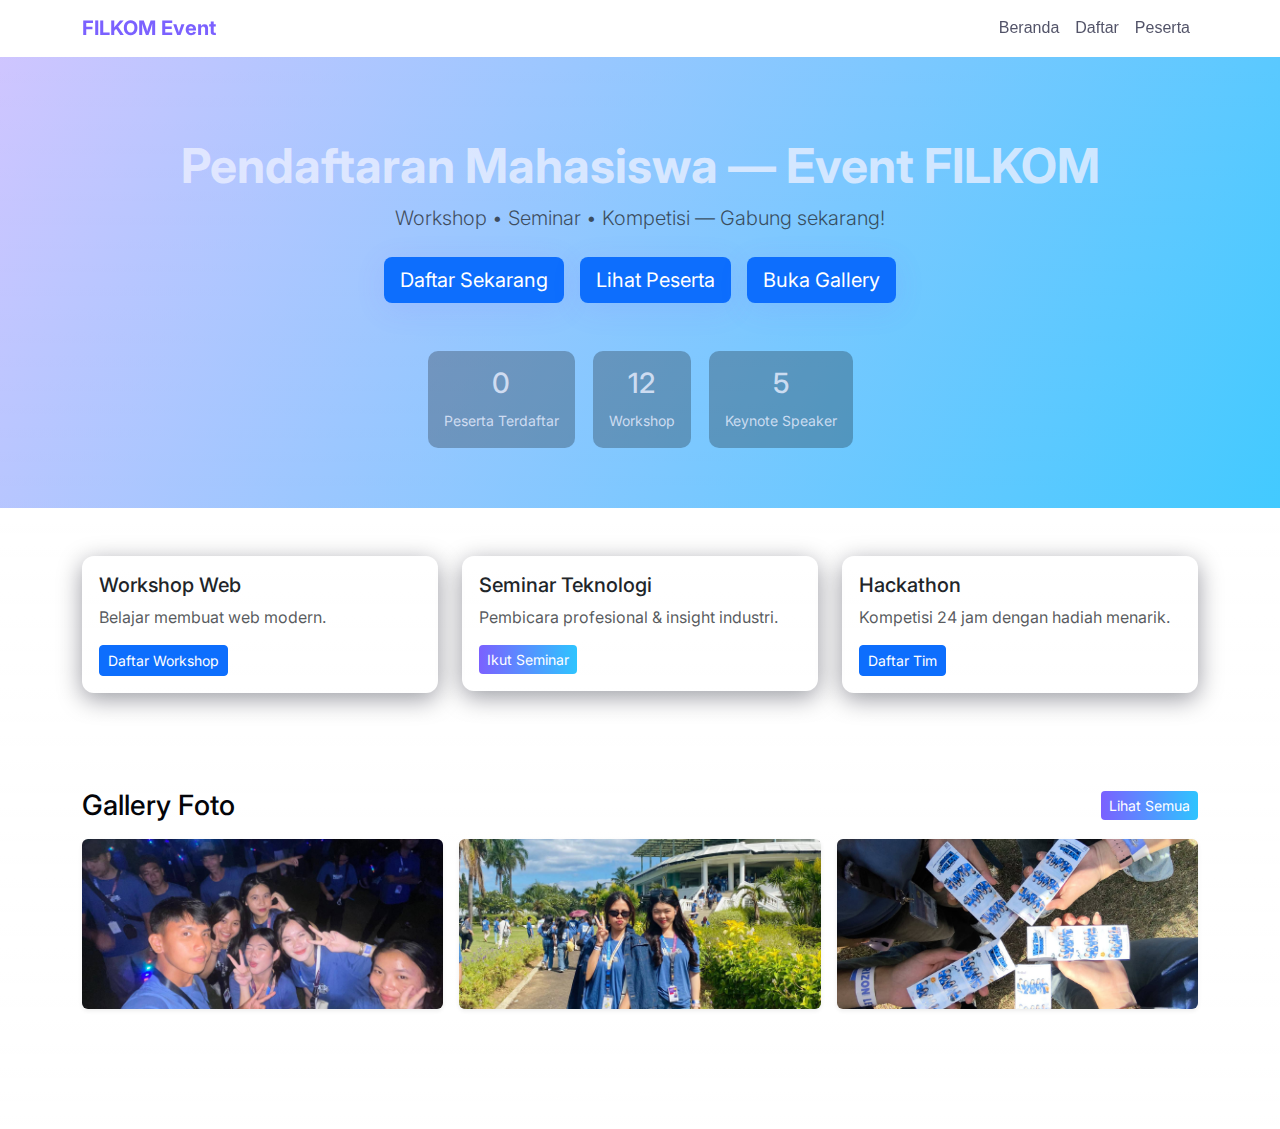
<file: index.html>
<!doctype html>
<html lang="id">
<head>
  <meta charset="utf-8" />
  <meta name="viewport" content="width=device-width,initial-scale=1" />
  <title>FILKOM Event — Modern</title>

  <link href="https://cdn.jsdelivr.net/npm/bootstrap@5.3.2/dist/css/bootstrap.min.css" rel="stylesheet">
  <link href="https://fonts.googleapis.com/css2?family=Inter:wght@300;400;600;800&display=swap" rel="stylesheet">

  <link rel="stylesheet" href="assets/css/style.css">
</head>

<body class="bg-gradient">
  <!-- Navbar -->
  <nav class="navbar navbar-expand-lg navbar-dark nav-glass">
    <div class="container">
      <a class="navbar-brand fw-bold" href="index.rara.html"><span class="text-accent">FILKOM Event</span></a>

      <button class="navbar-toggler" type="button" data-bs-toggle="collapse" data-bs-target="#navMenu">
        <span class="navbar-toggler-icon"></span>
      </button>

      <div class="collapse navbar-collapse" id="navMenu">
        <ul class="navbar-nav ms-auto">
          <li class="nav-item"><a class="nav-link" href="index.rara.html">Beranda</a></li>
          <li class="nav-item"><a class="nav-link" href="register.rara.html">Daftar</a></li>
          <li class="nav-item"><a class="nav-link" href="participan.rara.html">Peserta</a></li>
        </ul>
      </div>
    </div>
  </nav>

  <!-- Hero -->
  <header class="hero">
    <div class="hero-overlay"></div>

    <div class="container hero-content text-center">
      <h1 class="display-5 fw-bold">Pendaftaran Mahasiswa — Event FILKOM</h1>
      <p class="lead text-muted mb-4">Workshop • Seminar • Kompetisi — Gabung sekarang!</p>

      <div class="d-flex justify-content-center gap-3">
        <a class="btn btn-primary btn-glow btn-lg" href="register.rara.html">Daftar Sekarang</a>
        <a class="btn btn-primary btn-glow btn-lg" href="participan.rara.html">Lihat Peserta</a>
        <a class="btn btn-primary btn-glow btn-lg" href="galery.html">Buka Gallery</a>
      </div>

      <!-- Stats -->
      <div class="hero-stats mt-5">
        <div class="stat-card">
          <h3 id="statCount">0</h3>
          <small>Peserta Terdaftar</small>
        </div>
        <div class="stat-card">
          <h3>12</h3>
          <small>Workshop</small>
        </div>
        <div class="stat-card">
          <h3>5</h3>
          <small>Keynote Speaker</small>
        </div>
      </div>
    </div>
  </header>

  <!-- Features -->
  <section class="py-5">
    <div class="container">
      <div class="row g-4">

        <!-- Card 1 -->
        <div class="col-md-4">
          <div class="card glass hover-rise">
            <div class="card-body">
              <h5 class="card-title">Workshop Web</h5>
              <p class="card-text text-muted">Belajar membuat web modern.</p>
              <a href="register.rara.html" class="btn btn-sm btn-primary">Daftar Workshop</a>
            </div>
          </div>
        </div>

        <!-- Card 2 -->
        <div class="col-md-4">
          <div class="card glass hover-rise">
            <div class="card-body">
              <h5 class="card-title">Seminar Teknologi</h5>
              <p class="card-text text-muted">Pembicara profesional & insight industri.</p>
              <a href="register.rara.html" class="btn btn-sm btn-accent">Ikut Seminar</a>
            </div>
          </div>
        </div>

        <!-- Card 3 -->
        <div class="col-md-4">
          <div class="card glass hover-rise">
            <div class="card-body">
              <h5 class="card-title">Hackathon</h5>
              <p class="card-text text-muted">Kompetisi 24 jam dengan hadiah menarik.</p>
              <a href="register.rara.html" class="btn btn-sm btn-primary">Daftar Tim</a>
            </div>
          </div>
        </div>

      </div>
    </div>
  </section>

  <!-- Gallery -->
  <section id="gallery" class="py-5 bg-soft">
    <div class="container">
      <div class="d-flex justify-content-between align-items-center mb-3">
        <h3 class="mb-0">Gallery Foto</h3>
        <a href="galery.html" class="btn btn-sm btn-accent">Lihat Semua</a>
      </div>
      <div class="row g-3" id="galleryGrid"></div>
    </div>
  </section>

  <footer class="py-4 text-center text-white">
    <div class="container">
      <small>&copy; FILKOM Event — Modern Theme</small>
    </div>
  </footer>

  <script src="https://cdn.jsdelivr.net/npm/bootstrap@5.3.2/dist/js/bootstrap.bundle.min.js"></script>
  <script src="assets/js/main.rara.js"></script>
</body>

</html>
</file>
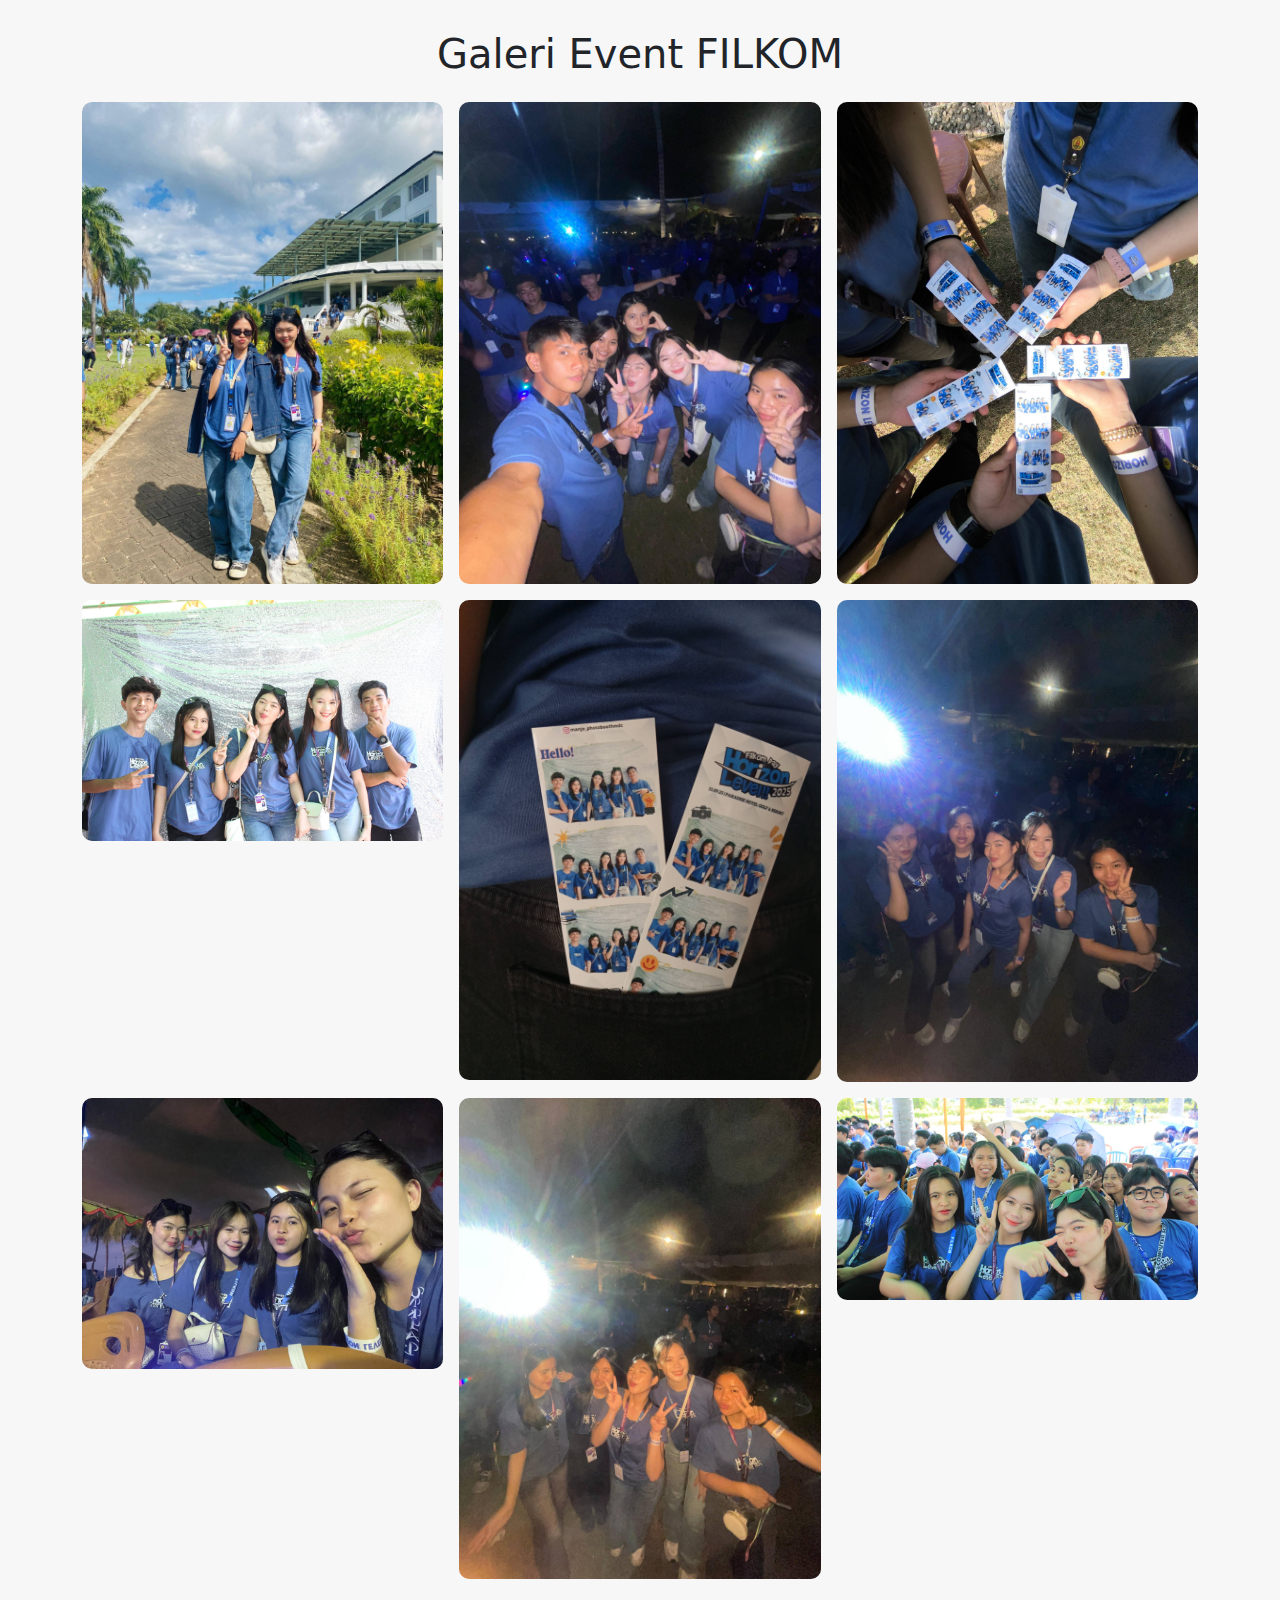
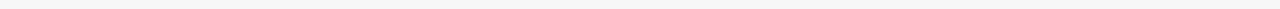
<file: galery.html>
<!doctype html>
<html lang="id">
<head>
  <meta charset="utf-8" />
  <meta name="viewport" content="width=device-width, initial-scale=1" />
  <title>Galeri — FILKOM Event</title>

  <!-- Bootstrap -->
  <link href="https://cdn.jsdelivr.net/npm/bootstrap@5.3.2/dist/css/bootstrap.min.css" rel="stylesheet">

  <style>
    body {
      padding: 30px;
      background-color: #f7f7f7;
    }
    .gallery-container img {
      width: 100%;
      height: auto;
      border-radius: 10px;
      transition: transform .3s ease;
    }
    .gallery-container img:hover {
      transform: scale(1.05);
    }
  </style>
</head>
<body>

  <h1 class="text-center mb-4">Galeri Event FILKOM</h1>

  <div class="container gallery-container">
    <div class="row g-3">
      <div class="col-md-4"><img src="foto/foto4.jpg" alt="Foto 1"></div>
      <div class="col-md-4"><img src="foto/foto2.jpg" alt="Foto 2"></div>
      <div class="col-md-4"><img src="foto/foto3.jpg" alt="Foto 3"></div>
      <div class="col-md-4"><img src="foto/foto5.jpg" alt="Foto 3"></div>
      <div class="col-md-4"><img src="foto/foto6.jpg" alt="Foto 3"></div>
      <div class="col-md-4"><img src="foto/foto7.jpg" alt="Foto 3"></div>
      
      <div class="col-md-4"><img src="foto/foto8.jpg" alt="Foto 3"></div>
      
      <div class="col-md-4"><img src="foto/foto9.jpg" alt="Foto 3"></div>
      
      <div class="col-md-4"><img src="foto/foto1.jpg" alt="Foto 3"></div>
</file>
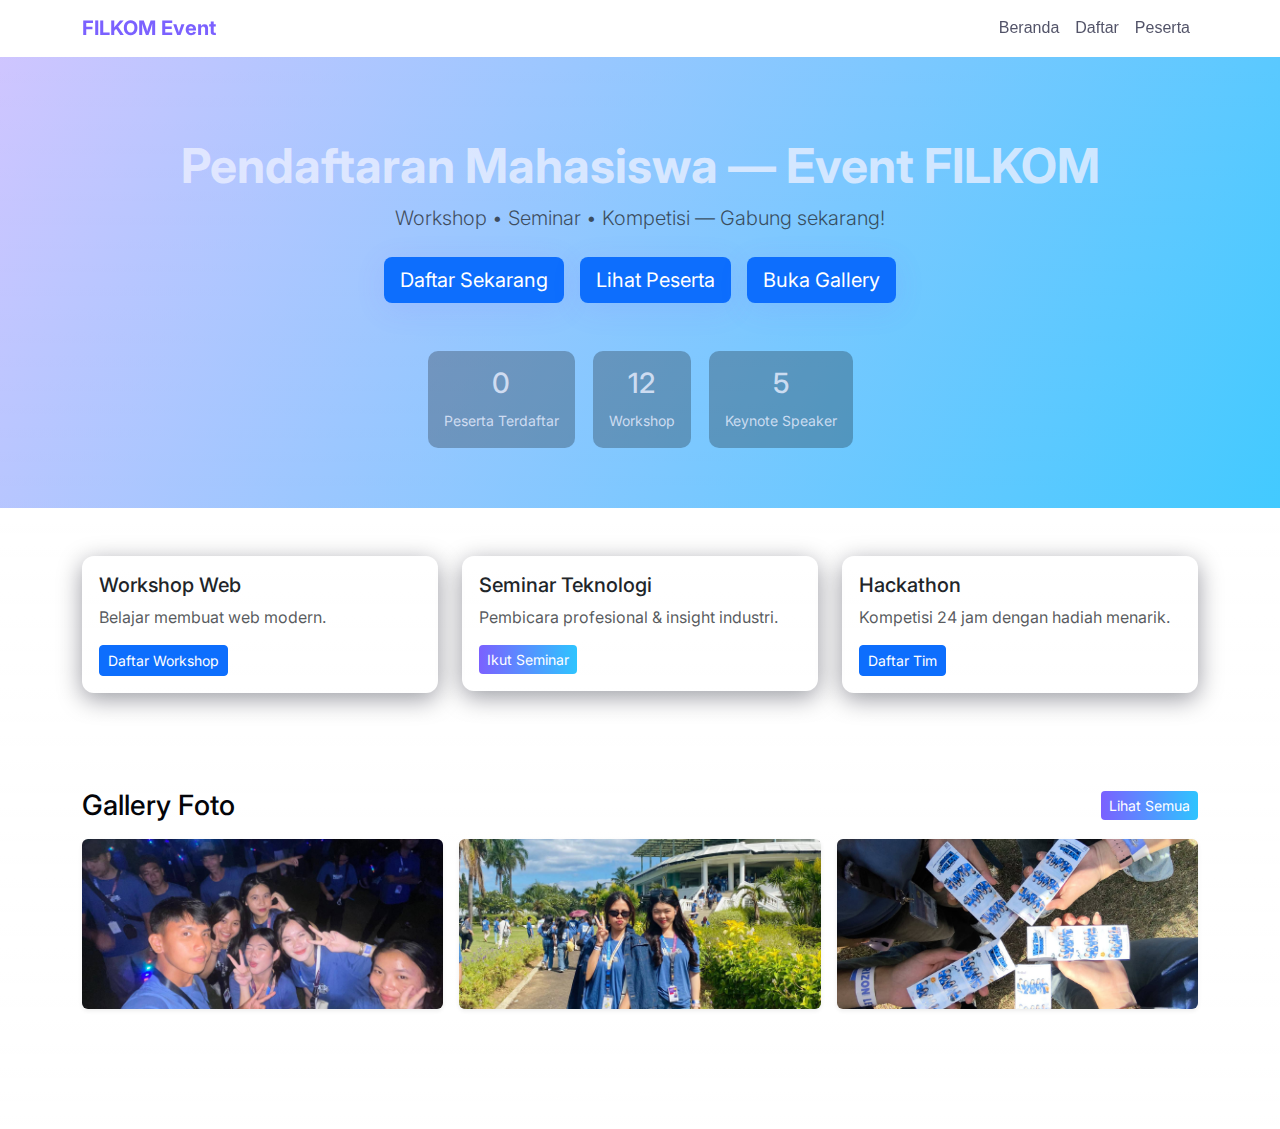
<file: index.rara.html>
<!doctype html>
<html lang="id">
<head>
  <meta charset="utf-8" />
  <meta name="viewport" content="width=device-width,initial-scale=1" />
  <title>FILKOM Event — Modern</title>

  <link href="https://cdn.jsdelivr.net/npm/bootstrap@5.3.2/dist/css/bootstrap.min.css" rel="stylesheet">
  <link href="https://fonts.googleapis.com/css2?family=Inter:wght@300;400;600;800&display=swap" rel="stylesheet">

  <link rel="stylesheet" href="assets/css/style.css">
</head>

<body class="bg-gradient">
  <!-- Navbar -->
  <nav class="navbar navbar-expand-lg navbar-dark nav-glass">
    <div class="container">
      <a class="navbar-brand fw-bold" href="index.rara.html"><span class="text-accent">FILKOM Event</span></a>

      <button class="navbar-toggler" type="button" data-bs-toggle="collapse" data-bs-target="#navMenu">
        <span class="navbar-toggler-icon"></span>
      </button>

      <div class="collapse navbar-collapse" id="navMenu">
        <ul class="navbar-nav ms-auto">
          <li class="nav-item"><a class="nav-link" href="index.rara.html">Beranda</a></li>
          <li class="nav-item"><a class="nav-link" href="register.rara.html">Daftar</a></li>
          <li class="nav-item"><a class="nav-link" href="participan.rara.html">Peserta</a></li>
        </ul>
      </div>
    </div>
  </nav>

  <!-- Hero -->
  <header class="hero">
    <div class="hero-overlay"></div>

    <div class="container hero-content text-center">
      <h1 class="display-5 fw-bold">Pendaftaran Mahasiswa — Event FILKOM</h1>
      <p class="lead text-muted mb-4">Workshop • Seminar • Kompetisi — Gabung sekarang!</p>

      <div class="d-flex justify-content-center gap-3">
        <a class="btn btn-primary btn-glow btn-lg" href="register.rara.html">Daftar Sekarang</a>
        <a class="btn btn-primary btn-glow btn-lg" href="participan.rara.html">Lihat Peserta</a>
        <a class="btn btn-primary btn-glow btn-lg" href="galery.html">Buka Gallery</a>
      </div>

      <!-- Stats -->
      <div class="hero-stats mt-5">
        <div class="stat-card">
          <h3 id="statCount">0</h3>
          <small>Peserta Terdaftar</small>
        </div>
        <div class="stat-card">
          <h3>12</h3>
          <small>Workshop</small>
        </div>
        <div class="stat-card">
          <h3>5</h3>
          <small>Keynote Speaker</small>
        </div>
      </div>
    </div>
  </header>

  <!-- Features -->
  <section class="py-5">
    <div class="container">
      <div class="row g-4">

        <!-- Card 1 -->
        <div class="col-md-4">
          <div class="card glass hover-rise">
            <div class="card-body">
              <h5 class="card-title">Workshop Web</h5>
              <p class="card-text text-muted">Belajar membuat web modern.</p>
              <a href="register.rara.html" class="btn btn-sm btn-primary">Daftar Workshop</a>
            </div>
          </div>
        </div>

        <!-- Card 2 -->
        <div class="col-md-4">
          <div class="card glass hover-rise">
            <div class="card-body">
              <h5 class="card-title">Seminar Teknologi</h5>
              <p class="card-text text-muted">Pembicara profesional & insight industri.</p>
              <a href="register.rara.html" class="btn btn-sm btn-accent">Ikut Seminar</a>
            </div>
          </div>
        </div>

        <!-- Card 3 -->
        <div class="col-md-4">
          <div class="card glass hover-rise">
            <div class="card-body">
              <h5 class="card-title">Hackathon</h5>
              <p class="card-text text-muted">Kompetisi 24 jam dengan hadiah menarik.</p>
              <a href="register.rara.html" class="btn btn-sm btn-primary">Daftar Tim</a>
            </div>
          </div>
        </div>

      </div>
    </div>
  </section>

  <!-- Gallery -->
  <section id="gallery" class="py-5 bg-soft">
    <div class="container">
      <div class="d-flex justify-content-between align-items-center mb-3">
        <h3 class="mb-0">Gallery Foto</h3>
        <a href="galery.html" class="btn btn-sm btn-accent">Lihat Semua</a>
      </div>
      <div class="row g-3" id="galleryGrid"></div>
    </div>
  </section>

  <footer class="py-4 text-center text-white">
    <div class="container">
      <small>&copy; FILKOM Event — Modern Theme</small>
    </div>
  </footer>

  <script src="https://cdn.jsdelivr.net/npm/bootstrap@5.3.2/dist/js/bootstrap.bundle.min.js"></script>
  <script src="assets/js/main.rara.js"></script>
</body>

</html>
</file>
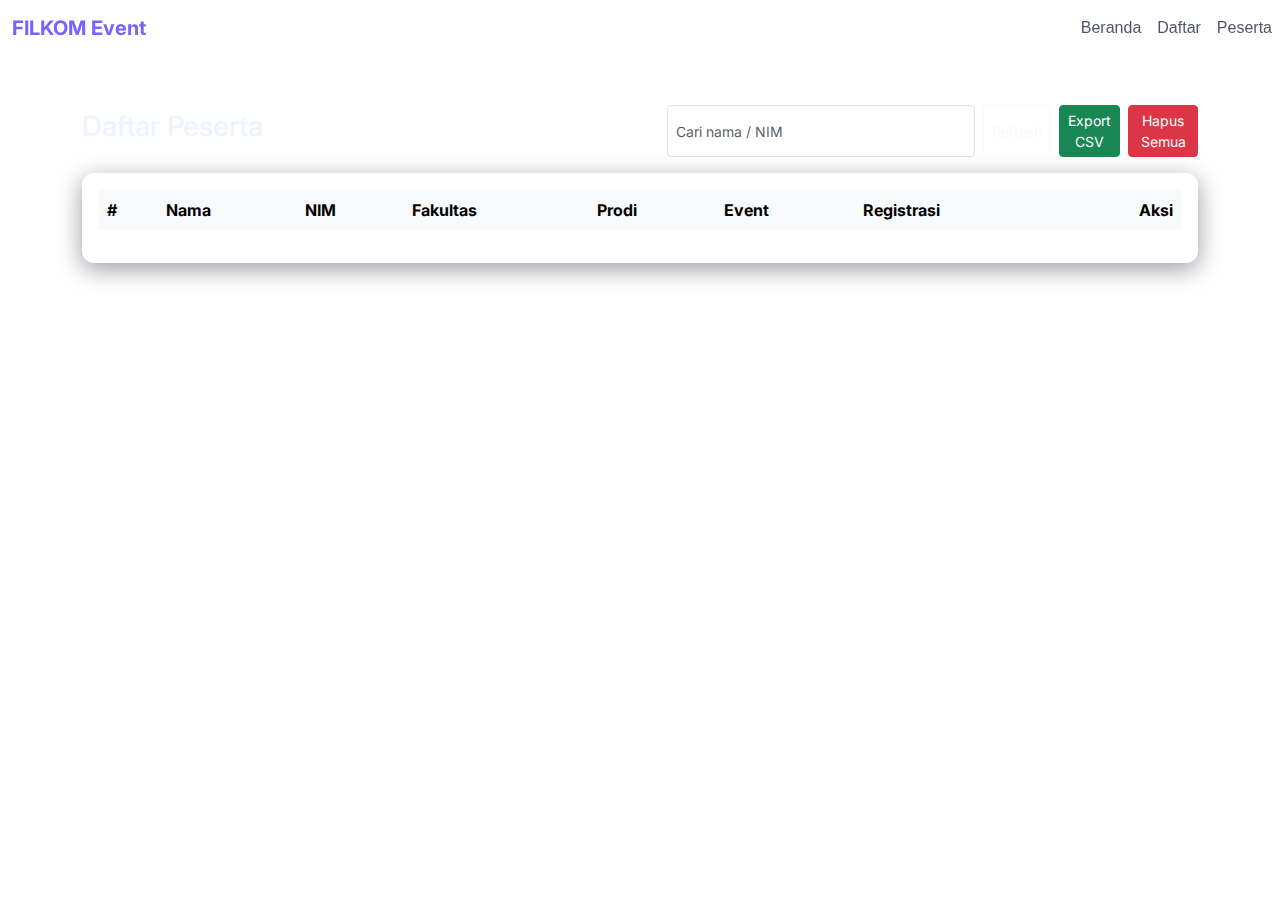
<file: participan.rara.html>
<!doctype html>
<html lang="id">
<head>
  <meta charset="utf-8" />
  <meta name="viewport" content="width=device-width,initial-scale=1" />
  <title>Daftar Peserta — FILKOM Event</title>

  <link href="https://cdn.jsdelivr.net/npm/bootstrap@5.3.2/dist/css/bootstrap.min.css" rel="stylesheet">
  <link href="https://fonts.googleapis.com/css2?family=Inter:wght@300;400;600;800&display=swap" rel="stylesheet">
  <link rel="stylesheet" href="assets/css/style.css">
</head>

<body class="bg-gradient">

<nav class="navbar navbar-expand-lg navbar-dark nav-glass">
  <div class="container">
    <a class="navbar-brand fw-bold" href="index.rara.html"><span class="text-accent">FILKOM Event</span></a>
  </div>

    <div class="collapse navbar-collapse" id="navMenu">
      <ul class="navbar-nav ms-auto">
        <li class="nav-item"><a class="nav-link" href="index.rara.html">Beranda</a></li>
        <li class="nav-item"><a class="nav-link" href="register.rara.html">Daftar</a></li>  
        <li class="nav-item"><a class="nav-link" href="participan.rara.html">Peserta</a></li>
      </ul>
     </div>
  </div>
</nav>


<main class="container py-5">

  <div class="d-flex justify-content-between align-items-center mb-3">
    <h3>Daftar Peserta</h3>
    <div class="d-flex gap-2">
      <input id="searchInput" class="form-control form-control-sm" placeholder="Cari nama / NIM">
      <button class="btn btn-sm btn-outline-light" id="refreshBtn">Refresh</button>
      <button class="btn btn-sm btn-success" id="exportBtn">Export CSV</button>
      <button class="btn btn-sm btn-danger" id="clearBtn">Hapus Semua</button>
    </div>
  </div>

  <div class="table-responsive glass p-3">
    <table class="table table-borderless table-hover align-middle" id="participantsTable">
      <thead class="table-light">
        <tr>
          <th>#</th>
          <th>Nama</th>
          <th>NIM</th>
          <th>Fakultas</th>
          <th>Prodi</th>
          <th>Event</th>
          <th>Registrasi</th>
          <th class="text-end">Aksi</th>
        </tr>
      </thead>
      <tbody></tbody>
    </table>
  </div>

</main>
<footer class="text-center text-white py-4">&copy; FILKOM Event</footer>

<script src="https://cdn.jsdelivr.net/npm/bootstrap@5.3.2/dist/js/bootstrap.bundle.min.js"></script>
<script src="assets/js/main.rara.js"></script>

</body>
</html>
</file>
<file: assets/css/style.css>
:root{
  --accent: #7b61ff;
  --accent-2: #2ec4ff;
  --glass-bg: rgba(255,255,255,0.06);
  --glass-border: rgba(255,255,255,0.08);
}

*{box-sizing:border-box}
body,html{
  height:100%;
  font-family:'Inter',system-ui;
  color:#ecf0ffc8;
}

.bg-gradient{
  background: radial-gradient(1000px 600px at 10% 10%, rgba(123, 97, 255, 0), transparent 10%),
              radial-gradient(900px 500px at 90% 90%, rgba(46,196,255,0.08), transparent 10%),
              linear-gradient(180deg,#0f1724 0%, #071028 100%);
  min-height:100%;
}

/* navbar */
.nav-glass{
  background: rgba(255,255,255,0.02);
  backdrop-filter: blur(6px);
  border-bottom: 1px solid var(--glass-border);
}
.nav-link{
  color:rgba(35, 36, 63, 0.783);
  font-size: medium;
  font-family:'Trebuchet MS', 'Lucida Sans Unicode', 'Lucida Grande', 'Lucida Sans', Arial, sans-serif;
}

.hero{
  padding:80px 0 60px;
  position:relative;
  background-image: linear-gradient(120deg, rgba(123, 97, 255, 0.364), rgba(46, 196, 255, 0.9));
}
.hero-overlay{
  position:absolute; inset:0;
  background:url('https://source.unsplash.com/1600x900/?students,event') center/cover no-repeat;
  opacity:.14;
}
.hero-content{position:relative; z-index:2}

.text-accent{color:var(--accent)}
.btn-glow{ box-shadow:0 6px 30px rgba(123,97,255,.12); border:0 }
.btn-accent{ background:linear-gradient(90deg,var(--accent),var(--accent-2)); color:white; border:0 }

/* Cards */
.glass{
  background: rgba(255,255,255,0.02);
  border:1px solid var(--glass-border);
  border-radius:12px;
  box-shadow:0 6px 24px rgba(2,6,23,.4);
}
.hover-rise:hover{ transform:translateY(-8px); transition:0.3s }

/* Stats */
.hero-stats{
  display:flex; gap:18px;
  justify-content:center;
}
.stat-card{
  background:rgba(0,0,0,0.25);
  padding:16px;
  border-radius:10px;
  text-align:center;
}

/* Gallery */
#galleryGrid img{
  width:100%; height:160px; object-fit:cover;
  border-radius:10px;
  cursor:pointer;
}
.bg-soft{
  color: #040509;
  padding-top:3rem !important;
  padding-bottom:3rem !important;
}
</file>
